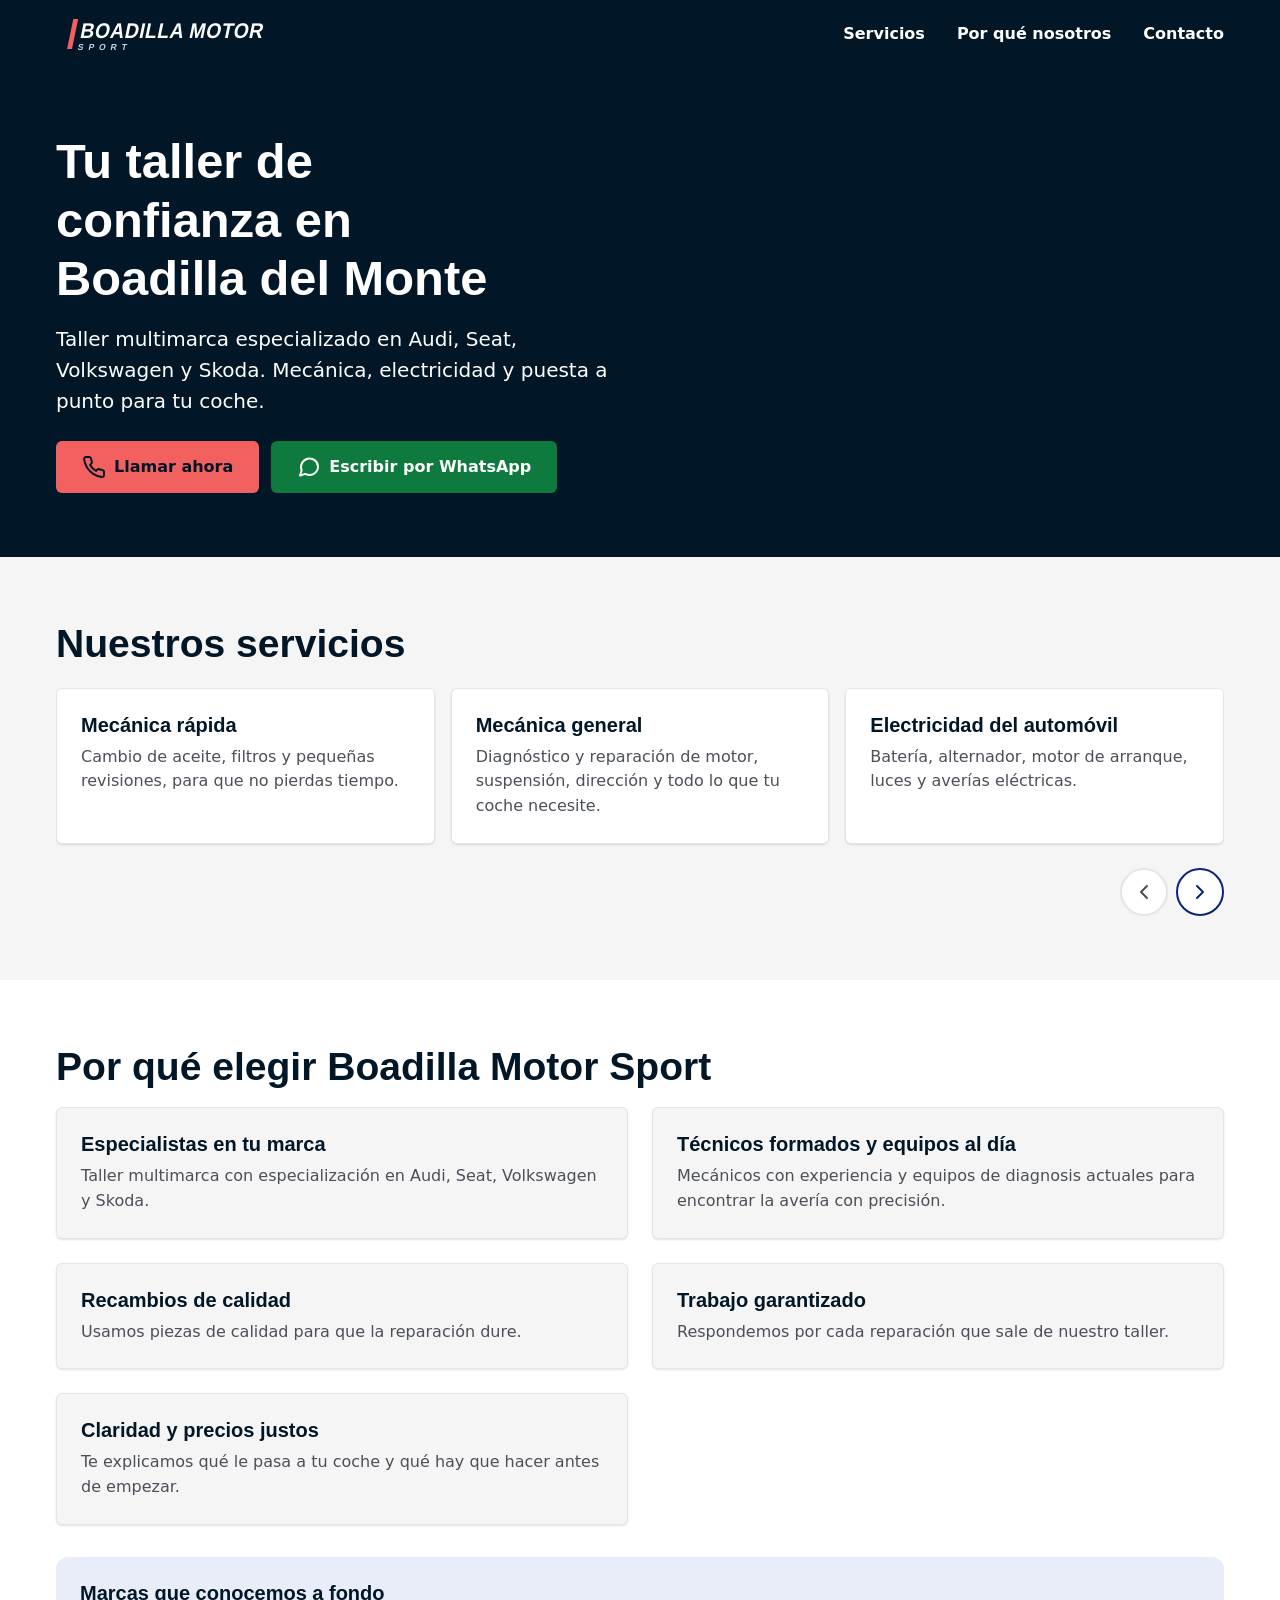
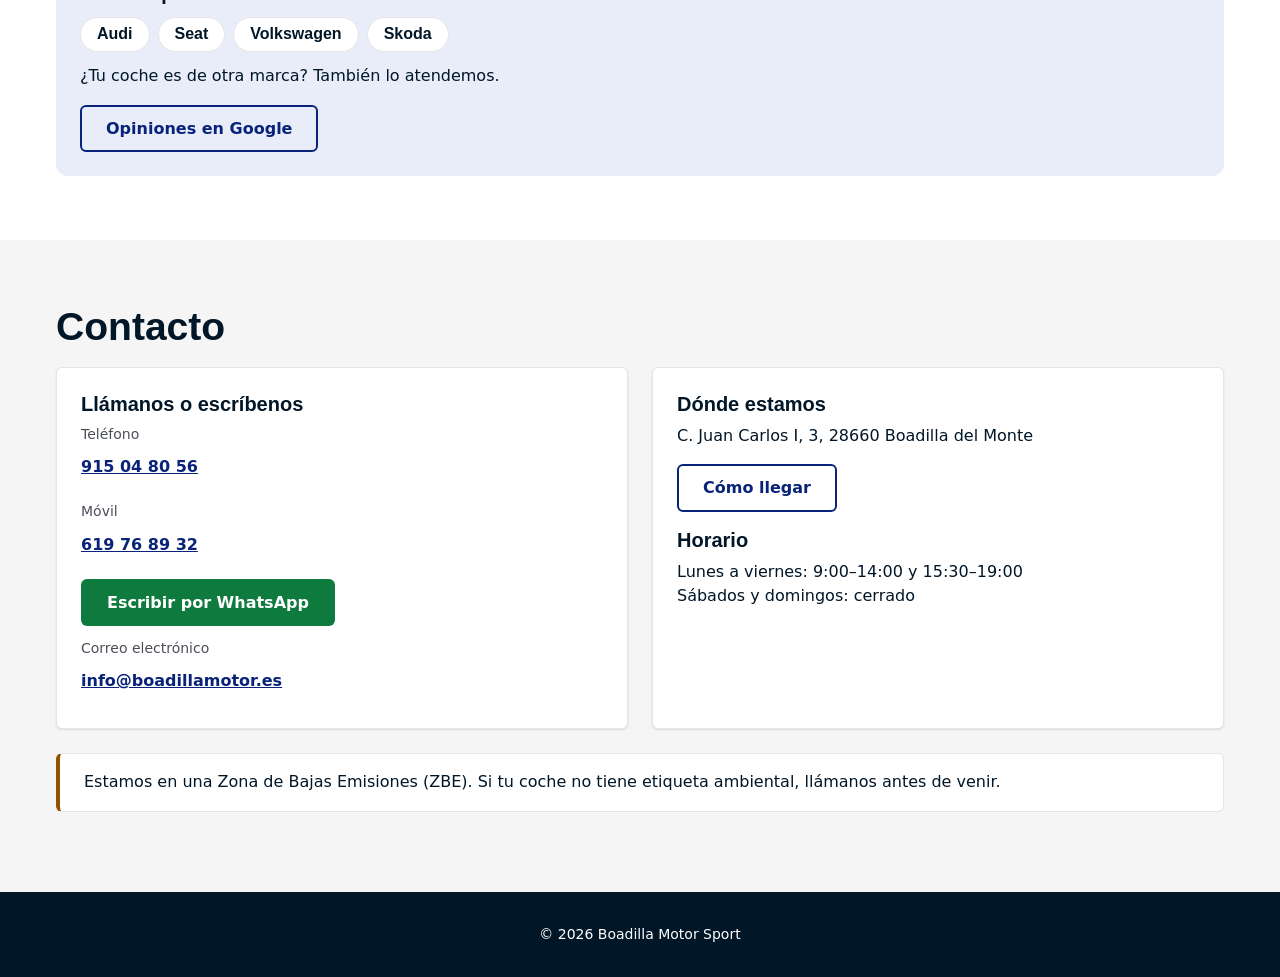
<file: index.html>
<!doctype html>
<html lang="es" data-theme="light">
<head>
  <meta charset="utf-8">
  <meta name="viewport" content="width=device-width, initial-scale=1">
  <meta name="color-scheme" content="light">
  <title>Boadilla Motor Sport | Taller multimarca en Boadilla del Monte</title>
  <meta name="description" content="Taller mecánico multimarca en Boadilla del Monte. Mantenimiento, reparación y revisión de tu coche, con cita por teléfono o WhatsApp.">
  <link rel="icon" href="assets/favicon.svg" type="image/svg+xml">
  <link rel="stylesheet" href="css/tokens.css">
  <link rel="stylesheet" href="css/styles.css">
  <script src="js/main.js" defer></script>
</head>
<body>
  <a class="skip-link" href="#contenido" data-testid="skip-link">Saltar al contenido</a>

  <header class="site-header" data-testid="header">
    <a class="site-header__logo" href="#inicio" data-testid="header-logo"><img src="assets/logo-negative.svg" alt="Boadilla Motor Sport" width="360" height="64"></a>
    <nav class="site-nav" aria-label="Principal" data-testid="header-nav">
      <a class="site-nav__link" href="#servicios" data-testid="header-nav-link">Servicios</a>
      <a class="site-nav__link" href="#por-que-nosotros" data-testid="header-nav-link">Por qué nosotros</a>
      <a class="site-nav__link" href="#contacto" data-testid="header-nav-link">Contacto</a>
    </nav>
  </header>

  <main id="contenido">
    <section id="inicio" class="hero" data-testid="hero">
      <!-- F001: content -->
      <div class="container">
        <h1 class="hero__title" data-testid="hero-title">Tu taller de confianza en Boadilla del Monte</h1>
        <p class="hero__subtitle" data-testid="hero-subtitle">Taller multimarca especializado en Audi, Seat, Volkswagen y Skoda. Mecánica, electricidad y puesta a punto para tu coche.</p>
        <div class="hero__actions">
          <a class="btn hero__call" href="tel:+34915048056" data-testid="hero-call">
            <svg class="icon btn__icon" viewBox="0 0 24 24" aria-hidden="true"><path d="M22 16.9v3a2 2 0 0 1-2.2 2 19.8 19.8 0 0 1-8.6-3.1 19.5 19.5 0 0 1-6-6A19.8 19.8 0 0 1 2.1 4.2 2 2 0 0 1 4.1 2h3a2 2 0 0 1 2 1.7c.1 1 .4 1.9.7 2.8a2 2 0 0 1-.5 2.1L8.1 9.9a16 16 0 0 0 6 6l1.3-1.3a2 2 0 0 1 2.1-.4c.9.3 1.8.6 2.8.7a2 2 0 0 1 1.7 2z"/></svg>Llamar ahora</a>
          <a class="btn btn--whatsapp" href="https://wa.me/34619768932?text=Hola%2C%20quer%C3%ADa%20pedir%20cita%20para%20mi%20coche." target="_blank" rel="noopener" data-testid="hero-whatsapp">
            <svg class="icon btn__icon" viewBox="0 0 24 24" aria-hidden="true"><path d="M21 11.5a8.5 8.5 0 0 1-12.6 7.4L3 20.5l1.7-5.2A8.5 8.5 0 1 1 21 11.5z"/></svg>Escribir por WhatsApp</a>
        </div>
      </div>
    </section>

    <section id="servicios" class="section" data-testid="services">
      <!-- F002: content -->
      <div class="container">
        <h2 class="section__title" data-testid="services-title">Nuestros servicios</h2>
        <div class="services__track" id="servicios-carrusel" data-testid="services-carousel" role="region" aria-label="Servicios del taller" tabindex="0">
          <article class="card services__item" data-testid="services-item">
            <h3 class="card__title" data-testid="services-item-title">Mecánica rápida</h3>
            <p class="card__text" data-testid="services-item-text">Cambio de aceite, filtros y pequeñas revisiones, para que no pierdas tiempo.</p>
          </article>
          <article class="card services__item" data-testid="services-item">
            <h3 class="card__title" data-testid="services-item-title">Mecánica general</h3>
            <p class="card__text" data-testid="services-item-text">Diagnóstico y reparación de motor, suspensión, dirección y todo lo que tu coche necesite.</p>
          </article>
          <article class="card services__item" data-testid="services-item">
            <h3 class="card__title" data-testid="services-item-title">Electricidad del automóvil</h3>
            <p class="card__text" data-testid="services-item-text">Batería, alternador, motor de arranque, luces y averías eléctricas.</p>
          </article>
          <article class="card services__item" data-testid="services-item">
            <h3 class="card__title" data-testid="services-item-title">Preparación para la ITV</h3>
            <p class="card__text" data-testid="services-item-text">Revisamos tu coche antes de pasar la inspección para evitar sorpresas.</p>
          </article>
          <article class="card services__item" data-testid="services-item">
            <h3 class="card__title" data-testid="services-item-title">Frenos: pastillas y discos</h3>
            <p class="card__text" data-testid="services-item-text">Cambio de pastillas y discos y revisión del sistema para frenar con seguridad.</p>
          </article>
          <article class="card services__item" data-testid="services-item">
            <h3 class="card__title" data-testid="services-item-title">Embrague y distribución</h3>
            <p class="card__text" data-testid="services-item-text">Sustitución de embrague y kit de distribución para evitar averías graves.</p>
          </article>
        </div>
      </div>
    </section>

    <section id="por-que-nosotros" class="section section--alt" data-testid="why-us">
      <!-- F003: content -->
      <div class="container">
        <h2 class="section__title" data-testid="why-us-title">Por qué elegir Boadilla Motor Sport</h2>
        <div class="grid grid--2 why-us__reasons">
          <article class="card" data-testid="why-us-reason">
            <h3 class="card__title" data-testid="why-us-reason-title">Especialistas en tu marca</h3>
            <p class="card__text" data-testid="why-us-reason-text">Taller multimarca con especialización en Audi, Seat, Volkswagen y Skoda.</p>
          </article>
          <article class="card" data-testid="why-us-reason">
            <h3 class="card__title" data-testid="why-us-reason-title">Técnicos formados y equipos al día</h3>
            <p class="card__text" data-testid="why-us-reason-text">Mecánicos con experiencia y equipos de diagnosis actuales para encontrar la avería con precisión.</p>
          </article>
          <article class="card" data-testid="why-us-reason">
            <h3 class="card__title" data-testid="why-us-reason-title">Recambios de calidad</h3>
            <p class="card__text" data-testid="why-us-reason-text">Usamos piezas de calidad para que la reparación dure.</p>
          </article>
          <article class="card" data-testid="why-us-reason">
            <h3 class="card__title" data-testid="why-us-reason-title">Trabajo garantizado</h3>
            <p class="card__text" data-testid="why-us-reason-text">Respondemos por cada reparación que sale de nuestro taller.</p>
          </article>
          <article class="card" data-testid="why-us-reason">
            <h3 class="card__title" data-testid="why-us-reason-title">Claridad y precios justos</h3>
            <p class="card__text" data-testid="why-us-reason-text">Te explicamos qué le pasa a tu coche y qué hay que hacer antes de empezar.</p>
          </article>
        </div>
        <div class="brands" data-testid="why-us-brands">
          <h3 class="brands__title" data-testid="why-us-brands-title">Marcas que conocemos a fondo</h3>
          <ul class="brands__list">
            <li class="brands__item" data-testid="why-us-brand">Audi</li>
            <li class="brands__item" data-testid="why-us-brand">Seat</li>
            <li class="brands__item" data-testid="why-us-brand">Volkswagen</li>
            <li class="brands__item" data-testid="why-us-brand">Skoda</li>
          </ul>
          <p class="brands__note" data-testid="why-us-brands-note">¿Tu coche es de otra marca? También lo atendemos.</p>
          <a class="btn btn--secondary" href="https://www.google.com/maps/search/?api=1&amp;query=Boadilla%20Motor%20Sport%20Boadilla%20del%20Monte" target="_blank" rel="noopener" data-testid="why-us-reviews">Opiniones en Google</a>
        </div>
      </div>
    </section>

    <section id="contacto" class="section" data-testid="contact">
      <!-- F004: content -->
      <div class="container">
        <h2 class="section__title" data-testid="contact-title">Contacto</h2>
        <div class="grid grid--2">
          <div class="card">
            <h3 class="card__title">Llámanos o escríbenos</h3>
            <ul class="contact__list">
              <li class="contact__item">
                <span class="contact__label">Teléfono</span>
                <a class="contact__link" data-testid="contact-phone-main" href="tel:+34915048056">915 04 80 56</a>
              </li>
              <li class="contact__item">
                <span class="contact__label">Móvil</span>
                <a class="contact__link" data-testid="contact-phone-mobile" href="tel:+34619768932">619 76 89 32</a>
              </li>
              <li class="contact__item">
                <a class="btn btn--whatsapp" data-testid="contact-whatsapp" href="https://wa.me/34619768932?text=Hola%2C%20quer%C3%ADa%20pedir%20cita%20para%20mi%20coche." target="_blank" rel="noopener">Escribir por WhatsApp</a>
              </li>
              <li class="contact__item">
                <span class="contact__label">Correo electrónico</span>
                <a class="contact__link" data-testid="contact-email" href="mailto:info@boadillamotor.es">info@boadillamotor.es</a>
              </li>
            </ul>
          </div>
          <div class="card">
            <h3 class="card__title">Dónde estamos</h3>
            <address class="contact__address">
              <span data-testid="contact-address">C. Juan Carlos I, 3, 28660 Boadilla del Monte</span>
            </address>
            <p class="contact__actions">
              <a class="btn btn--secondary" data-testid="contact-map" href="https://www.google.com/maps/search/?api=1&amp;query=Boadilla%20Motor%20Sport%2C%20C.%20Juan%20Carlos%20I%2C%203%2C%2028660%20Boadilla%20del%20Monte" target="_blank" rel="noopener">Cómo llegar</a>
            </p>
            <h3 class="card__title">Horario</h3>
            <ul class="contact__hours" data-testid="contact-hours">
              <li data-testid="contact-hours-line">Lunes a viernes: 9:00–14:00 y 15:30–19:00</li>
              <li data-testid="contact-hours-line">Sábados y domingos: cerrado</li>
            </ul>
          </div>
        </div>
        <p class="notice notice--warning contact__zbe" data-testid="contact-zbe">Estamos en una Zona de Bajas Emisiones (ZBE). Si tu coche no tiene etiqueta ambiental, llámanos antes de venir.</p>
      </div>
    </section>
  </main>

  <footer class="site-footer" data-testid="footer">
    <!-- F004: content -->
    <p class="site-footer__copy" data-testid="footer-copyright">© 2026 Boadilla Motor Sport</p>
  </footer>

  <!-- F005: sticky bar -->
  <div class="sticky-bar" data-testid="sticky-bar" role="group" aria-label="Contacto rápido">
    <a class="btn sticky-bar__btn sticky-bar__call" href="tel:+34915048056" data-testid="sticky-bar-call">
      <svg class="icon btn__icon" viewBox="0 0 24 24" aria-hidden="true"><path d="M22 16.9v3a2 2 0 0 1-2.2 2 19.8 19.8 0 0 1-8.6-3.1 19.5 19.5 0 0 1-6-6A19.8 19.8 0 0 1 2.1 4.2 2 2 0 0 1 4.1 2h3a2 2 0 0 1 2 1.7c.1 1 .4 1.9.7 2.8a2 2 0 0 1-.5 2.1L8.1 9.9a16 16 0 0 0 6 6l1.3-1.3a2 2 0 0 1 2.1-.4c.9.3 1.8.6 2.8.7a2 2 0 0 1 1.7 2z"/></svg>Llamar</a>
    <a class="btn btn--whatsapp sticky-bar__btn" href="https://wa.me/34619768932?text=Hola%2C%20quer%C3%ADa%20pedir%20cita%20para%20mi%20coche." target="_blank" rel="noopener" data-testid="sticky-bar-whatsapp">
      <svg class="icon btn__icon" viewBox="0 0 24 24" aria-hidden="true"><path d="M21 11.5a8.5 8.5 0 0 1-12.6 7.4L3 20.5l1.7-5.2A8.5 8.5 0 1 1 21 11.5z"/></svg>WhatsApp</a>
  </div>
</body>
</html>
</file>
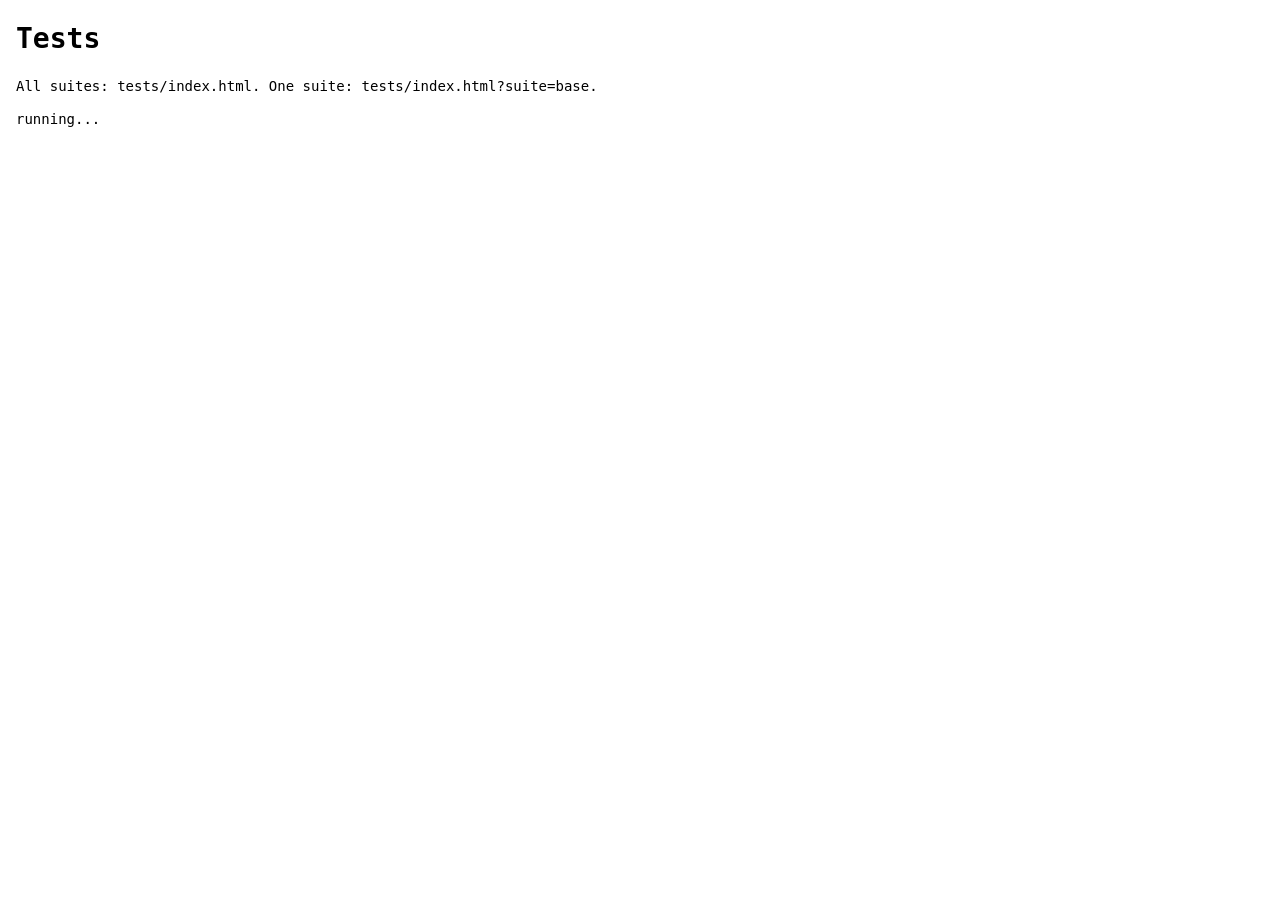
<file: tests/index.html>
<!doctype html>
<html lang="en">
<head>
  <meta charset="utf-8">
  <title>Boadilla Motor Sport tests</title>
  <style>
    body { font: 14px/1.4 monospace; margin: 1rem; }
    #results { white-space: pre-wrap; }
  </style>
</head>
<body>
  <h1>Tests</h1>
  <p>All suites: <code>tests/index.html</code>. One suite: <code>tests/index.html?suite=base</code>.</p>
  <pre id="results">running...</pre>
  <div id="frames"></div>
  <script src="harness.js"></script>
  <script src="contact-data.js"></script>
  <script src="contact-check.js"></script>
  <script>
    "use strict";
    // Features append their suite id ("F001" ... "F005") when they add tests/<id>.test.js.
    var SUITES = ["base", "contact", "F001", "F002", "F003", "F004", "F005"];
    runTests(SUITES);
  </script>
</body>
</html>
</file>
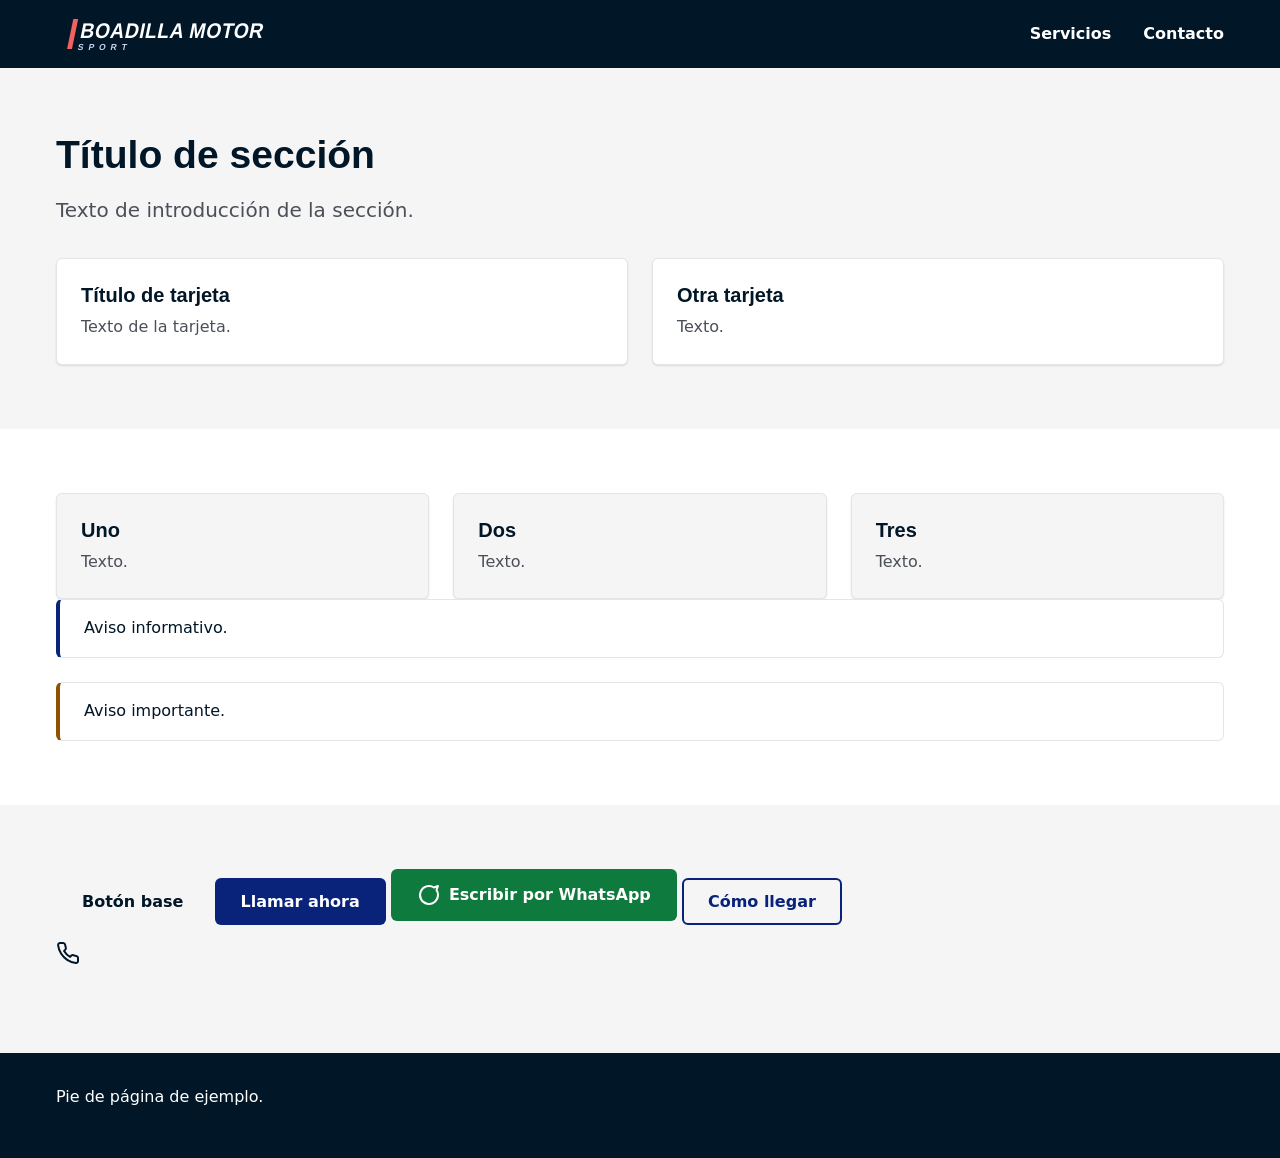
<file: tests/fixtures/components.html>
<!doctype html>
<html lang="es" data-theme="light">
<head>
  <meta charset="utf-8">
  <meta name="viewport" content="width=device-width, initial-scale=1">
  <title>Galería de componentes</title>
  <link rel="stylesheet" href="../../css/tokens.css">
  <link rel="stylesheet" href="../../css/styles.css">
</head>
<body>
  <!-- Component gallery: one of each base component, used by tests and the validator. -->
  <a class="skip-link" href="#fx-main" data-testid="fx-skip-link">Saltar al contenido</a>

  <header class="site-header" data-testid="fx-site-header">
    <a class="site-header__logo" href="#fx-main" data-testid="fx-site-header__logo"><img src="../../assets/logo-negative.svg" alt="Boadilla Motor Sport" width="360" height="64"></a>
    <nav class="site-nav" aria-label="Galería" data-testid="fx-site-nav">
      <a class="site-nav__link" href="#fx-main" data-testid="fx-site-nav__link">Servicios</a>
      <a class="site-nav__link" href="#fx-main">Contacto</a>
    </nav>
  </header>

  <main id="fx-main">
    <section class="section" data-testid="fx-section">
      <div class="container" data-testid="fx-container">
        <h2 class="section__title" data-testid="fx-section__title">Título de sección</h2>
        <p class="section__intro" data-testid="fx-section__intro">Texto de introducción de la sección.</p>

        <div class="grid grid--2" data-testid="fx-grid--2">
          <div class="card" data-testid="fx-card">
            <h3 class="card__title" data-testid="fx-card__title">Título de tarjeta</h3>
            <p class="card__text" data-testid="fx-card__text">Texto de la tarjeta.</p>
          </div>
          <div class="card"><h3 class="card__title">Otra tarjeta</h3><p class="card__text">Texto.</p></div>
        </div>
      </div>
    </section>

    <section class="section section--alt" data-testid="fx-section--alt">
      <div class="container">
        <div class="grid grid--3" data-testid="fx-grid--3">
          <div class="card"><h3 class="card__title">Uno</h3><p class="card__text">Texto.</p></div>
          <div class="card"><h3 class="card__title">Dos</h3><p class="card__text">Texto.</p></div>
          <div class="card"><h3 class="card__title">Tres</h3><p class="card__text">Texto.</p></div>
        </div>
        <div class="grid" data-testid="fx-grid">
          <div class="notice" data-testid="fx-notice">Aviso informativo.</div>
          <div class="notice notice--warning" data-testid="fx-notice--warning">Aviso importante.</div>
        </div>
      </div>
    </section>

    <section class="section">
      <div class="container">
        <p>
          <a class="btn" href="#fx-main" data-testid="fx-btn">Botón base</a>
          <a class="btn btn--primary" href="#fx-main" data-testid="fx-btn--primary">Llamar ahora</a>
          <a class="btn btn--whatsapp" href="#fx-main" data-testid="fx-btn--whatsapp">
            <svg class="icon btn__icon" viewBox="0 0 24 24" aria-hidden="true" data-testid="fx-btn__icon"><path d="M21 12a9 9 0 1 1-4-7.5L21 3l-1.5 4A9 9 0 0 1 21 12z"/></svg>
            Escribir por WhatsApp
          </a>
          <a class="btn btn--secondary" href="#fx-main" data-testid="fx-btn--secondary">Cómo llegar</a>
        </p>
        <p>
          <svg class="icon" viewBox="0 0 24 24" aria-hidden="true" data-testid="fx-icon"><path d="M22 16.9v3a2 2 0 0 1-2.2 2 19.8 19.8 0 0 1-8.6-3.1 19.5 19.5 0 0 1-6-6A19.8 19.8 0 0 1 2.1 4.2 2 2 0 0 1 4.1 2h3a2 2 0 0 1 2 1.7c.1 1 .4 1.9.7 2.8a2 2 0 0 1-.5 2.1L8.1 9.9a16 16 0 0 0 6 6l1.3-1.3a2 2 0 0 1 2.1-.4c.9.3 1.8.6 2.8.7a2 2 0 0 1 1.7 2z"/></svg>
          <span class="visually-hidden" data-testid="fx-visually-hidden">Texto solo para lectores de pantalla</span>
        </p>
      </div>
    </section>
  </main>

  <footer class="site-footer" data-testid="fx-site-footer">
    <p>Pie de página de ejemplo.</p>
  </footer>
</body>
</html>
</file>
<file: css/tokens.css>
/* Generated by `factory tokens` from tokens.json. Do not edit by hand. */
:root {
  --color-palette-navy-900: #011627;
  --color-palette-navy-700: #09237a;
  --color-palette-navy-800: #061a5c;
  --color-palette-navy-50: #e8edf9;
  --color-palette-blue-600: #0170b9;
  --color-palette-coral-400: #f2615f;
  --color-palette-coral-700: #b3302f;
  --color-palette-neutral-600: #4b4f58;
  --color-palette-neutral-200: #e5e5e5;
  --color-palette-neutral-50: #f5f5f5;
  --color-palette-white: #ffffff;
  --color-palette-green-700: #0f7a3d;
  --color-palette-amber-700: #8f5200;
  --color-bg: var(--color-palette-neutral-50);
  --color-surface: var(--color-palette-white);
  --color-text: var(--color-palette-navy-900);
  --color-text-muted: var(--color-palette-neutral-600);
  --color-border: var(--color-palette-neutral-200);
  --color-primary: var(--color-palette-navy-700);
  --color-primary-strong: var(--color-palette-navy-800);
  --color-primary-soft: var(--color-palette-navy-50);
  --color-on-primary: var(--color-palette-white);
  --color-accent: var(--color-palette-coral-400);
  --color-success: var(--color-palette-green-700);
  --color-warning: var(--color-palette-amber-700);
  --color-danger: var(--color-palette-coral-700);
  --color-surface-dark: var(--color-palette-navy-900);
  --color-on-surface-dark: var(--color-palette-white);
  --color-on-accent: var(--color-palette-navy-900);
  --color-whatsapp: var(--color-palette-green-700);
  --color-on-whatsapp: var(--color-palette-white);
  --color-secondary: var(--color-palette-blue-600);
  --color-on-secondary: var(--color-palette-white);
  --font-family-heading: "League Spartan", "Avenir Next", "Century Gothic", "Segoe UI", Roboto, "Helvetica Neue", Arial, system-ui, sans-serif;
  --font-family-body: system-ui, -apple-system, "Segoe UI", Roboto, "Helvetica Neue", Arial, sans-serif;
  --font-weight-regular: 400;
  --font-weight-medium: 500;
  --font-weight-semibold: 600;
  --font-weight-bold: 700;
  --font-weight-extrabold: 800;
  --font-size-xs: 0.8rem;
  --font-size-sm: 0.875rem;
  --font-size-md: 1rem;
  --font-size-lg: 1.25rem;
  --font-size-xl: 1.563rem;
  --font-size-2xl: 1.953rem;
  --font-size-3xl: 2.441rem;
  --font-size-4xl: 3.052rem;
  --font-line-height-tight: 1.2;
  --font-line-height-normal: 1.55;
  --space-1: 4px;
  --space-2: 8px;
  --space-3: 12px;
  --space-4: 16px;
  --space-6: 24px;
  --space-8: 32px;
  --space-12: 48px;
  --space-16: 64px;
  --radius-sm: 4px;
  --radius-md: 6px;
  --radius-lg: 12px;
  --radius-pill: 999px;
  --shadow-sm: 0 1px 2px rgba(1, 22, 39, 0.12);
  --shadow-md: 0 6px 16px rgba(1, 22, 39, 0.16);
  --breakpoint-sm: 640px;
  --breakpoint-md: 768px;
  --breakpoint-lg: 1024px;
  --breakpoint-xl: 1280px;
  --layout-max-width: 1200px;
  --layout-gutter: 16px;
  --motion-fast: 120ms;
  --motion-normal: 200ms;
}

@media (prefers-color-scheme: dark) {
  :root:not([data-theme="light"]) {
    --color-bg: #0b1220;
    --color-surface: #111a2e;
    --color-text: #eaf0fb;
    --color-text-muted: #a9b6cc;
    --color-border: #25324d;
    --color-primary: #8fb0ff;
    --color-primary-strong: #b9cdff;
    --color-primary-soft: #14224a;
    --color-on-primary: #02112e;
    --color-surface-dark: #010b14;
    --color-on-surface-dark: #eef1f5;
    --color-whatsapp: #3fcf7e;
    --color-on-whatsapp: #04170c;
    --color-secondary: #5eb4ee;
    --color-on-secondary: #02112e;
  }
}

:root[data-theme="dark"] {
  --color-bg: #0b1220;
  --color-surface: #111a2e;
  --color-text: #eaf0fb;
  --color-text-muted: #a9b6cc;
  --color-border: #25324d;
  --color-primary: #8fb0ff;
  --color-primary-strong: #b9cdff;
  --color-primary-soft: #14224a;
  --color-on-primary: #02112e;
  --color-surface-dark: #010b14;
  --color-on-surface-dark: #eef1f5;
  --color-whatsapp: #3fcf7e;
  --color-on-whatsapp: #04170c;
  --color-secondary: #5eb4ee;
  --color-on-secondary: #02112e;
}
</file>
<file: css/styles.css>
/* Base styles, layout and components. Tokens come from css/tokens.css (generated). */
/* Mobile-first: base rules for small screens, min-width media queries scale up. */

:root {
  --touch-target: 44px;
  --focus-ring-width: 3px;
  --logo-width: 220px;
}

/* ---- Base ---- */

*,
*::before,
*::after {
  box-sizing: border-box;
}

html {
  -webkit-text-size-adjust: 100%;
}

body {
  margin: 0;
  background: var(--color-bg);
  color: var(--color-text);
  font-family: var(--font-family-body);
  font-size: var(--font-size-md);
  line-height: var(--font-line-height-normal);
}

h1,
h2,
h3,
h4 {
  margin: 0 0 var(--space-4);
  font-family: var(--font-family-heading);
  font-weight: var(--font-weight-extrabold);
  line-height: var(--font-line-height-tight);
}

h1 {
  font-size: var(--font-size-3xl);
}

h2 {
  font-size: var(--font-size-2xl);
}

h3 {
  font-size: var(--font-size-lg);
}

p {
  margin: 0 0 var(--space-4);
}

img,
svg {
  max-width: 100%;
}

a {
  color: var(--color-primary);
}

:focus-visible {
  outline: var(--focus-ring-width) solid var(--color-primary);
  outline-offset: 2px;
}

.site-header :focus-visible,
.site-footer :focus-visible,
.skip-link:focus-visible {
  outline-color: var(--color-accent);
}

/* ---- Layout ---- */

.container {
  width: 100%;
  max-width: var(--layout-max-width);
  margin: 0 auto;
  padding: 0 var(--layout-gutter);
}

.section {
  padding: var(--space-12) 0;
}

.section--alt {
  background: var(--color-surface);
}

.section__title {
  margin: 0 0 var(--space-4);
  font-family: var(--font-family-heading);
  font-size: var(--font-size-2xl);
  font-weight: var(--font-weight-extrabold);
  line-height: var(--font-line-height-tight);
}

.section__intro {
  max-width: 65ch;
  margin: 0 0 var(--space-8);
  color: var(--color-text-muted);
  font-size: var(--font-size-lg);
}

.grid {
  display: grid;
  grid-template-columns: minmax(0, 1fr);
  gap: var(--space-6);
}

/* ---- Components ---- */

.btn {
  display: inline-flex;
  align-items: center;
  justify-content: center;
  gap: var(--space-2);
  min-height: var(--touch-target);
  padding: var(--space-3) var(--space-6);
  border: 2px solid transparent;
  border-radius: var(--radius-md);
  background: transparent;
  color: var(--color-text);
  font: inherit;
  font-weight: var(--font-weight-semibold);
  line-height: var(--font-line-height-tight);
  text-align: center;
  text-decoration: none;
  cursor: pointer;
  transition: background var(--motion-fast), filter var(--motion-fast);
}

.btn--primary {
  background: var(--color-primary);
  color: var(--color-on-primary);
}

.btn--primary:hover {
  background: var(--color-primary-strong);
}

.btn--whatsapp {
  background: var(--color-whatsapp);
  color: var(--color-on-whatsapp);
}

.btn--whatsapp:hover {
  filter: brightness(0.92);
}

.btn--secondary {
  border-color: var(--color-primary);
  background: transparent;
  color: var(--color-primary);
}

.btn--secondary:hover {
  background: var(--color-primary-soft);
}

.btn__icon {
  flex: none;
  width: 1.25em;
  height: 1.25em;
}

.card {
  padding: var(--space-6);
  border: 1px solid var(--color-border);
  border-radius: var(--radius-md);
  background: var(--color-surface);
  box-shadow: var(--shadow-sm);
}

.card__title {
  margin: 0 0 var(--space-2);
  font-family: var(--font-family-heading);
  font-size: var(--font-size-lg);
  font-weight: var(--font-weight-extrabold);
  line-height: var(--font-line-height-tight);
}

.card__text {
  margin: 0;
  color: var(--color-text-muted);
}

.notice {
  padding: var(--space-4) var(--space-6);
  border: 1px solid var(--color-border);
  border-left: 4px solid var(--color-primary);
  border-radius: var(--radius-md);
  background: var(--color-surface);
}

.notice--warning {
  border-left-color: var(--color-warning);
}

.icon {
  flex: none;
  width: 24px;
  height: 24px;
  fill: none;
  stroke: currentColor;
  stroke-width: 2;
  stroke-linecap: round;
  stroke-linejoin: round;
}

/* ---- Header, navigation and footer ---- */

.site-header,
.site-footer {
  background: var(--color-surface-dark);
  color: var(--color-on-surface-dark);
}

.site-header {
  display: flex;
  flex-direction: column;
  align-items: flex-start;
  gap: var(--space-1) var(--space-6);
  padding: var(--space-3) max(var(--layout-gutter), calc((100% - var(--layout-max-width)) / 2 + var(--layout-gutter)));
}

.site-header__logo {
  display: inline-flex;
  align-items: center;
  min-height: var(--touch-target);
}

.site-header__logo img {
  display: block;
  width: var(--logo-width);
  max-width: 100%;
  height: auto;
}

.site-nav {
  display: flex;
  flex-wrap: wrap;
  gap: 0 var(--space-2);
  margin: 0 calc(var(--space-3) * -1);
}

.site-nav__link {
  display: inline-flex;
  align-items: center;
  min-height: var(--touch-target);
  padding: 0 var(--space-3);
  border-radius: var(--radius-sm);
  color: var(--color-on-surface-dark);
  font-weight: var(--font-weight-semibold);
  text-decoration: none;
}

.site-nav__link:hover {
  color: var(--color-accent);
}

.site-footer {
  padding: var(--space-8) max(var(--layout-gutter), calc((100% - var(--layout-max-width)) / 2 + var(--layout-gutter)));
}

.site-footer a {
  color: inherit;
}

/* ---- Hero (F001) ---- */

.hero {
  padding: var(--space-12) 0;
  background: var(--color-surface-dark);
  color: var(--color-on-surface-dark);
}

.hero :focus-visible {
  outline-color: var(--color-accent);
}

.hero__title {
  max-width: 18ch;
}

.hero__subtitle {
  max-width: 46ch;
  margin: var(--space-4) 0 var(--space-6);
  font-size: var(--font-size-lg);
}

.hero__actions {
  display: flex;
  flex-wrap: wrap;
  gap: var(--space-3);
}

.hero__call {
  background: var(--color-accent);
  color: var(--color-on-accent);
}

.hero__call:hover {
  filter: brightness(0.92);
}

@media (min-width: 768px) {
  .hero {
    padding: var(--space-16) 0;
  }
}

/* Navigation (F001) */

:root {
  --header-height: calc(var(--touch-target) + 2 * var(--space-3));
}

@media (prefers-reduced-motion: no-preference) {
  html {
    scroll-behavior: smooth;
  }
}

@media (min-width: 768px) {
  html {
    scroll-padding-top: var(--header-height);
  }

  .site-header {
    position: sticky;
    top: 0;
    z-index: 5;
  }
}

/* ---- Services (F002) ---- */

.services__track {
  display: flex;
  gap: var(--space-4);
  padding: var(--space-1) 0 var(--space-3);
  overflow-x: auto;
  overscroll-behavior-x: contain;
  scroll-snap-type: x mandatory;
}

.services__item {
  flex: 0 0 82%;
  scroll-snap-align: start;
}

@media (prefers-reduced-motion: no-preference) {
  .services__track {
    scroll-behavior: smooth;
  }
}

.services__nav {
  display: none;
}

.services__arrow {
  display: inline-flex;
  align-items: center;
  justify-content: center;
  width: var(--space-12);
  height: var(--space-12);
  padding: 0;
  border: 2px solid var(--color-primary);
  border-radius: var(--radius-pill);
  background: var(--color-surface);
  color: var(--color-primary);
  cursor: pointer;
}

.services__arrow:hover:not(:disabled) {
  background: var(--color-primary);
  color: var(--color-on-primary);
}

.services__arrow:disabled {
  border-color: var(--color-border);
  color: var(--color-text-muted);
  cursor: not-allowed;
}

@media (min-width: 768px) {
  .services__item {
    flex-basis: calc((100% - var(--space-4)) / 2.3);
  }
}

@media (min-width: 1024px) {
  .services__item {
    flex-basis: calc((100% - 2 * var(--space-4)) / 3);
  }

  .services__nav {
    display: flex;
    justify-content: flex-end;
    gap: var(--space-2);
    margin-top: var(--space-3);
  }
}

/* ---- Why us (F003) ---- */

.section--alt .card {
  background: var(--color-bg);
}

.brands {
  margin-top: var(--space-8);
  padding: var(--space-6);
  border-radius: var(--radius-lg);
  background: var(--color-primary-soft);
}

.brands__title {
  margin-bottom: var(--space-3);
  font-size: var(--font-size-lg);
}

.brands__list {
  display: flex;
  flex-wrap: wrap;
  gap: var(--space-2);
  margin: 0 0 var(--space-3);
  padding: 0;
  list-style: none;
}

.brands__item {
  padding: var(--space-1) var(--space-4);
  border: 1px solid var(--color-border);
  border-radius: var(--radius-pill);
  background: var(--color-surface);
  font-family: var(--font-family-heading);
  font-weight: var(--font-weight-bold);
}

.brands__note {
  margin: 0 0 var(--space-4);
}

/* ---- Accessibility helpers ---- */

.skip-link {
  position: absolute;
  top: 0;
  left: var(--space-4);
  z-index: 10;
  padding: var(--space-3) var(--space-4);
  border-radius: 0 0 var(--radius-md) var(--radius-md);
  background: var(--color-surface-dark);
  color: var(--color-on-surface-dark);
  font-weight: var(--font-weight-semibold);
  transform: translateY(-120%);
}

.skip-link:focus {
  transform: translateY(0);
}

.visually-hidden {
  position: absolute;
  width: 1px;
  height: 1px;
  margin: 0;
  padding: 0;
  overflow: hidden;
  border: 0;
  white-space: nowrap;
  clip-path: inset(50%);
}

/* ---- Breakpoints ---- */

@media (min-width: 768px) {
  h1 {
    font-size: var(--font-size-4xl);
  }

  .section {
    padding: var(--space-16) 0;
  }

  .section__title {
    font-size: var(--font-size-3xl);
  }

  .grid--2,
  .grid--3 {
    grid-template-columns: repeat(2, minmax(0, 1fr));
  }

  .site-header {
    flex-direction: row;
    align-items: center;
    justify-content: space-between;
  }

  .site-nav {
    margin: 0 calc(var(--space-3) * -1) 0 0;
  }
}

@media (min-width: 1024px) {
  .grid--3 {
    grid-template-columns: repeat(3, minmax(0, 1fr));
  }
}

/* ---- Contact and footer (F004) ---- */

.contact__list {
  display: grid;
  gap: var(--space-3);
  margin: 0;
  padding: 0;
  list-style: none;
}

.contact__label {
  display: block;
  color: var(--color-text-muted);
  font-size: var(--font-size-sm);
}

.contact__link {
  display: inline-flex;
  align-items: center;
  min-height: var(--touch-target);
  font-weight: var(--font-weight-semibold);
}

.contact__address {
  margin-bottom: var(--space-4);
  font-style: normal;
}

.contact__hours {
  margin: 0;
  padding: 0;
  list-style: none;
}

.contact__zbe {
  margin-top: var(--space-6);
}

.site-footer__copy {
  margin: 0;
  font-size: var(--font-size-sm);
  text-align: center;
}

/* ---- Sticky mobile bar (F005) ---- */

:root {
  --sticky-bar-height: 64px;
}

body {
  padding-bottom: var(--sticky-bar-height);
}

.sticky-bar {
  position: fixed;
  right: 0;
  bottom: 0;
  left: 0;
  z-index: 20;
  display: flex;
  gap: var(--space-2);
  height: var(--sticky-bar-height);
  padding: var(--space-2);
  background: var(--color-surface-dark);
  box-shadow: var(--shadow-md);
}

.sticky-bar__btn {
  flex: 1 1 0;
  min-width: 0;
  padding: 0 var(--space-2);
}

.sticky-bar__call {
  background: var(--color-accent);
  color: var(--color-on-accent);
}

.sticky-bar :focus-visible {
  outline-color: var(--color-accent);
}

@media (min-width: 768px) {
  body {
    padding-bottom: 0;
  }

  .sticky-bar {
    display: none;
  }
}
</file>
